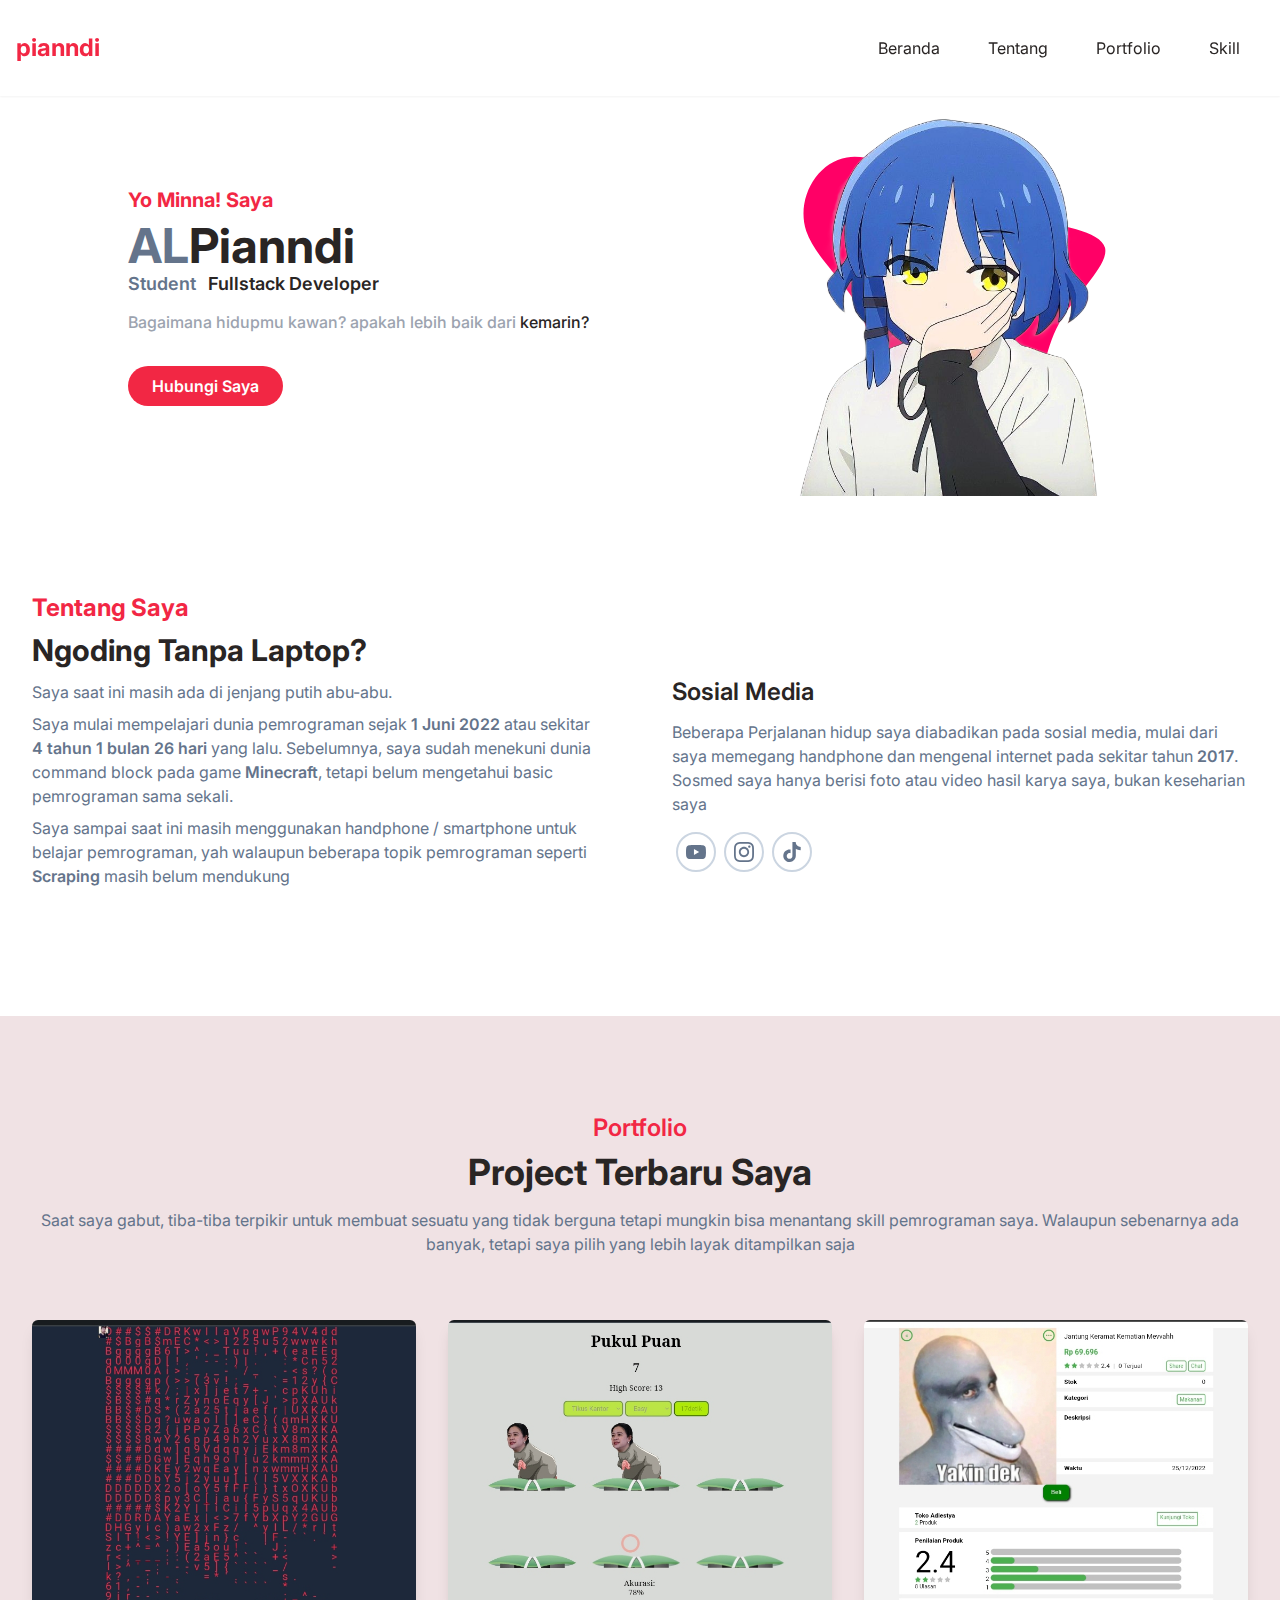
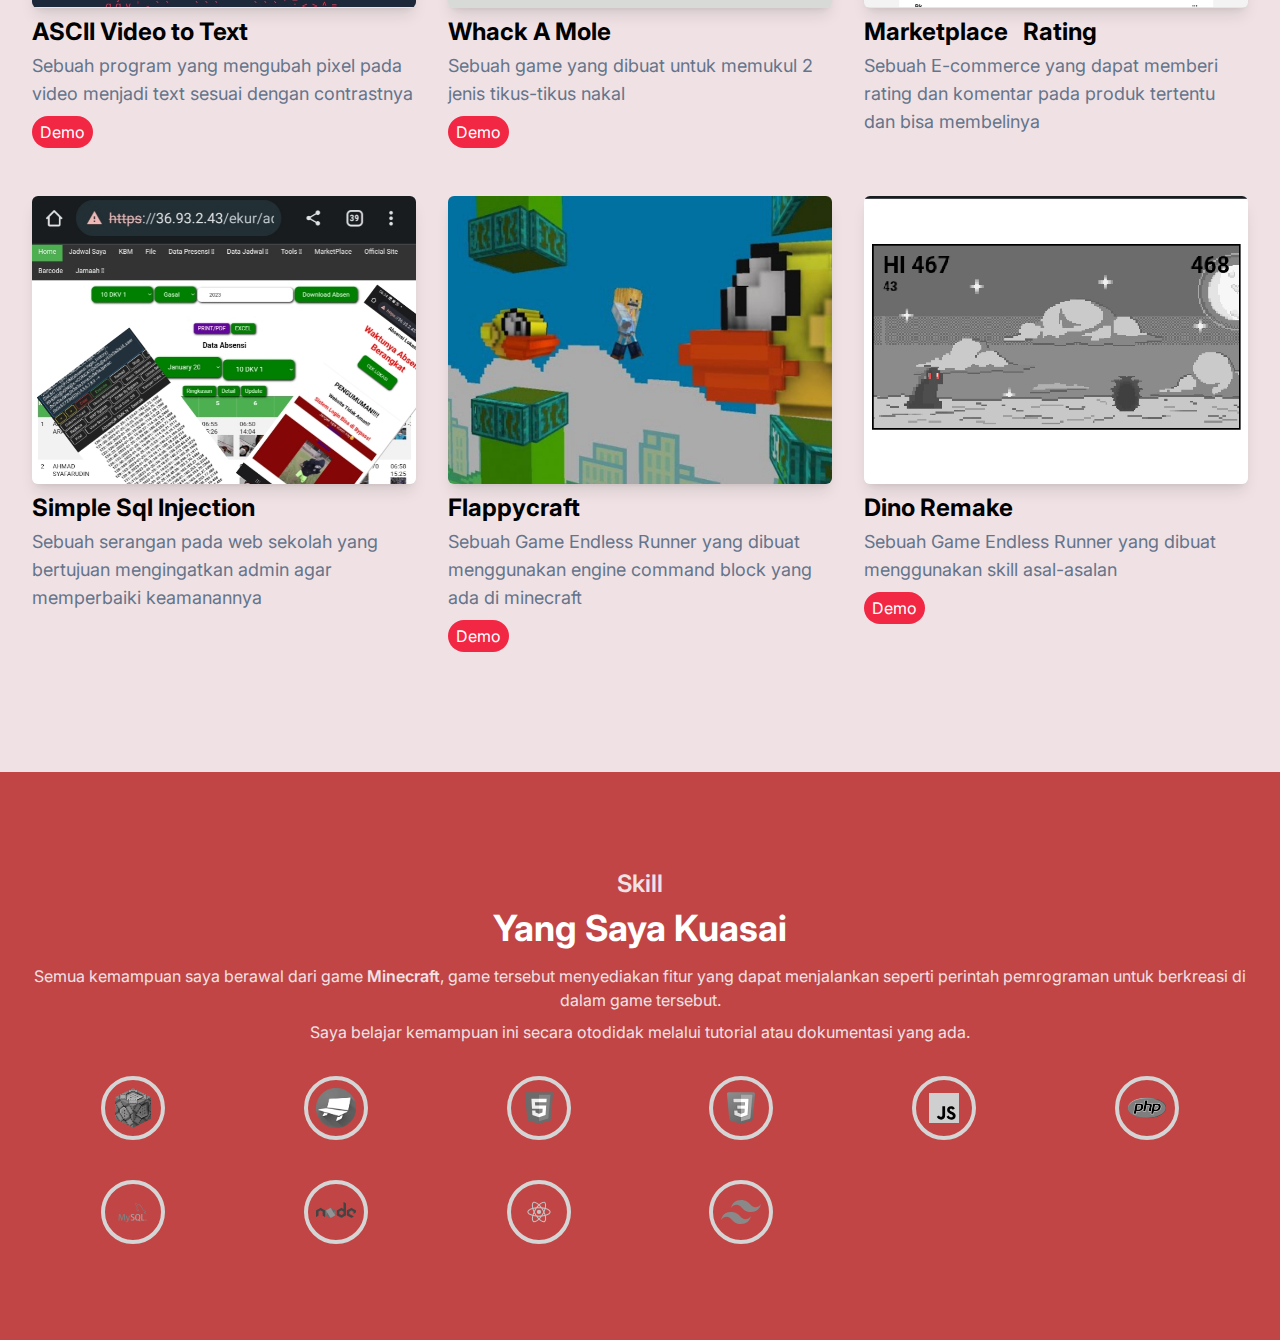
<file: index.html>
<!DOCTYPE html>
<html lang="id" class="scroll-smooth">

<head>
  <meta charset="UTF-8" />
  <link rel="shortcut icon" type="image/x-icon" href="/favicon.ico">
  <title>Portfolio Pianndi - Fullstack Developer & Programmer</title>
  <meta name="robots" content="index,follow" />
  <link rel="canonical" href="https://pianndi.github.io">
  <meta name="keywords"
    content="Pian, Pianndi, Portfolio Pianndi, Fullstack Developer, Programmer, Programmer Otodidak, Proyek Pemrograman" />
  <meta name="description"
    content="Coding tanpa Laptop?.. Pianndi adalah Seorang anak SMK yang membuat berbagai program tanpa memakai laptop. Bisa apa aja sih coding di Android?" />

  <!-- Open Graph / Facebook -->
  <meta property="og:type" content="website" />
  <meta property="og:url" content="https://pianndi.github.io" />
  <meta property="og:title" content="Portfolio Pianndi - Fullstack Developer & Programmer" />
  <meta property="og:description"
    content="Coding tanpa Laptop?.. Pianndi adalah Seorang anak SMK yang membuat berbagai program tanpa memakai laptop. Bisa apa aja sih coding di Android?" />
  <meta property="og:image" content="https://pianndi.github.io/img/meta-image.jpg?v=1" />

  <!-- Twitter -->
  <meta property="twitter:card" content="summary_large_image" />
  <meta property="twitter:url" content="https://pianndi.github.io" />
  <meta property="twitter:title" content="Portfolio Pianndi - Fullstack Developer & Programmer" />
  <meta property="twitter:description"
    content="Coding tanpa Laptop?.. Pianndi adalah Seorang anak SMK yang membuat berbagai program tanpa memakai laptop. Bisa apa aja sih coding di Android?" />
  <meta property="twitter:image" content="https://pianndi.github.io/img/meta-image.jpg?v=1" />
  <meta name="viewport" content="width=device-width, initial-scale=1.0" />
  <link rel="stylesheet" href="styles.css?v=1.0" type="text/css" media="all" />
</head>

<body>
  <!-- Navbar -->
  <header class="w-full fixed top-0 left-0 px-4 py-3 z-[9999] bg-white bg-opacity-75 backdrop-blur-sm shadow-sm">
    <nav class="container mx-auto">
      <div class="flex justify-between items-center">
        <div>
          <a href="#" class="text-2xl font-bold text-primary"> pianndi </a>
        </div>
        <div class="relative z-10">
          <label class="group flex flex-col place-content-between w-8 h-7 cursor-pointer lg:hidden" for="hamburger">
            <input class="peer hidden" type="checkbox" name="hamburger" id="hamburger" />
            <span
              class="w-full h-1 bg-primary group-hover:bg-opacity-75 transition duration-300 ease-in-out origin-bottom-right peer-checked:-rotate-45"></span>
            <span
              class="w-full h-1 bg-primary group-hover:bg-opacity-75 transition duration-300 ease-in-out origin-right peer-checked:scale-0"></span>
            <span
              class="w-full h-1 bg-primary group-hover:bg-opacity-75 transition duration-300 ease-in-out origin-top-right peer-checked:rotate-45"></span>
          </label>
          <div id="listnavlink"
            class="absolute shadow-lg right-3 top-8 rounded-md overflow-hidden w-48 text-dark flex-col bg-white divide-y-2 divide-gray-100 lg:static lg:flex lg:flex-row lg:w-full lg:divide-none lg:shadow-none lg:bg-opacity-0 hidden">
            <div id="wdw" class="fixed top-0 left-0 w-screen h-screen opacity-0 -z-10 lg:hidden"></div>
            <a class="block px-3 py-1 hover:text-primary lg:p-6" href="#home">
              Beranda
            </a>

            <a class="block px-3 py-1 hover:text-primary lg:p-6" href="#about">
              Tentang
            </a>
            <a class="block px-3 py-1 hover:text-primary lg:p-6" href="#portfolio">
              Portfolio
            </a>
            <a class="block px-3 py-1 hover:text-primary lg:p-6" href="#skill">
              Skill
            </a>
          </div>
        </div>
      </div>
    </nav>
  </header>
  <!-- End Of Navbar -->

  <!-- Home -->
  <section id="home" class="pt-24">
    <div class="container mx-auto">
      <div class="flex flex-wrap justify-center">
        <div class="self-center w-full px-8 md:w-1/2">
          <h1 class="leading-4 text-lg xl:text-xl font-bold text-primary">
            Yo Minna! Saya
            <span class="block text-4xl text-dark mt-2 xl:text-5xl">
              <span class="text-secondary">AL</span>Pianndi
            </span>
          </h1>
          <h2 class="text-md xl:text-lg font-semibold text-secondary mb-3">
            Student &nbsp; <span class="text-dark">Fullstack Developer</span>
          </h2>
          <p class="text-base xl:text-md font-medium text-gray-400">
            Bagaimana hidupmu kawan? apakah lebih baik dari
            <span class="text-dark"> kemarin?</span>
          </p>
          <a href="https://t.me/alphiandiwastaken"
            class="bg-primary text-white px-6 py-2 rounded-full mt-8 inline-block font-semibold hover:opacity-90 hover:shadow-lg active:opacity-80 transition-all ease-in-out duration-200">
            Hubungi Saya
          </a>
        </div>
        <div class="self-center w-full px-8 pt-4 relative md:w-1/2 md:right-0 lg:max-w-sm xl:max-w-md overflow-hidden">
          <img src="img/ryo.png?v=1" alt="Profile" class="max-w-full" />
          <div
            class="max-w-full max-h-full absolute bottom-1/2 right-1/2 translate-x-1/2 translate-y-1/2 -z-10 scale-[230%]">
            <img width="400" height="400" src="img/blob.svg?v=1" alt="blob" class="max-w-full animate-spin-slow" />
          </div>
        </div>
      </div>
    </div>
  </section>
  <!-- End of Home -->

  <!-- About -->
  <section id="about" class="py-20 lg:py-24">
    <div class="container mx-auto">
      <div class="flex flex-wrap justify-center">
        <div class="w-full px-4 lg:px-8">
          <h3 class="text-2xl text-primary font-bold mb-2">Tentang Saya</h3>
        </div>
        <div class="self center w-full mb-6 lg:w-1/2 px-4 lg:px-8">
          <h2 class="text-3xl font-bold text-dark mb-3">
            Ngoding Tanpa Laptop?
          </h2>
          <p class="text-secondary mb-2">
            Saya saat ini masih ada di jenjang putih abu-abu.
          </p>
          <p class="text-secondary mb-2">
            Saya mulai mempelajari dunia pemrograman sejak
            <b id="date" style="text-wrap: nowrap;">1 Juni 2022</b> atau sekitar
            <b id="umurPertamaNgoding" style="text-wrap: nowrap;"></b> yang lalu. Sebelumnya, saya sudah
            menekuni dunia command block pada game <b>Minecraft</b>, tetapi
            belum mengetahui basic pemrograman sama sekali.
          </p>
          <p class="text-secondary mb-2">
            Saya sampai saat ini masih menggunakan handphone / smartphone
            untuk belajar pemrograman, yah walaupun beberapa topik pemrograman
            seperti <b>Scraping</b> masih belum mendukung
          </p>
        </div>
        <div class="self-center w-full lg:w-1/2 px-4 lg:px-8">
          <h3 class="text-2xl font-semibold text-dark mb-3">Sosial Media</h3>
          <p class="text-secondary mb-3">
            Beberapa Perjalanan hidup saya diabadikan pada sosial media, mulai
            dari saya memegang handphone dan mengenal internet pada sekitar
            tahun <b>2017</b>. Sosmed saya hanya berisi foto atau video hasil
            karya saya, bukan keseharian saya
          </p>
          <div class="flex items-center p-1 gap-2">
            <a class="w-10 h-10 p-2 border-2 text-secondary rounded-full border-slate-300 flex justify-center items-center hover:bg-primary hover:border-primary hover:text-white transition duration-200"
              href="https://youtube.com/@pianndi">
              <svg class="w-full fill-current" role="img" viewBox="0 0 24 24" xmlns="http://www.w3.org/2000/svg"
                aria-label="YouTube">
                <title>YouTube</title>
                <path
                  d="M23.498 6.186a3.016 3.016 0 0 0-2.122-2.136C19.505 3.545 12 3.545 12 3.545s-7.505 0-9.377.505A3.017 3.017 0 0 0 .502 6.186C0 8.07 0 12 0 12s0 3.93.502 5.814a3.016 3.016 0 0 0 2.122 2.136c1.871.505 9.376.505 9.376.505s7.505 0 9.377-.505a3.015 3.015 0 0 0 2.122-2.136C24 15.93 24 12 24 12s0-3.93-.502-5.814zM9.545 15.568V8.432L15.818 12l-6.273 3.568z" />
              </svg>
            </a>
            <a class="w-10 h-10 p-2 border-2 text-secondary rounded-full border-slate-300 flex justify-center items-center hover:bg-primary hover:border-primary hover:text-white transition duration-200"
              href="https://instagram.com/pianndi">
              <svg class="w-full fill-current" role="img" viewBox="0 0 24 24" xmlns="http://www.w3.org/2000/svg"
                aria-label="Instagram">
                <title>Instagram</title>

                <path
                  d="M12 0C8.74 0 8.333.015 7.053.072 5.775.132 4.905.333 4.14.63c-.789.306-1.459.717-2.126 1.384S.935 3.35.63 4.14C.333 4.905.131 5.775.072 7.053.012 8.333 0 8.74 0 12s.015 3.667.072 4.947c.06 1.277.261 2.148.558 2.913.306.788.717 1.459 1.384 2.126.667.666 1.336 1.079 2.126 1.384.766.296 1.636.499 2.913.558C8.333 23.988 8.74 24 12 24s3.667-.015 4.947-.072c1.277-.06 2.148-.262 2.913-.558.788-.306 1.459-.718 2.126-1.384.666-.667 1.079-1.335 1.384-2.126.296-.765.499-1.636.558-2.913.06-1.28.072-1.687.072-4.947s-.015-3.667-.072-4.947c-.06-1.277-.262-2.149-.558-2.913-.306-.789-.718-1.459-1.384-2.126C21.319 1.347 20.651.935 19.86.63c-.765-.297-1.636-.499-2.913-.558C15.667.012 15.26 0 12 0zm0 2.16c3.203 0 3.585.016 4.85.071 1.17.055 1.805.249 2.227.415.562.217.96.477 1.382.896.419.42.679.819.896 1.381.164.422.36 1.057.413 2.227.057 1.266.07 1.646.07 4.85s-.015 3.585-.074 4.85c-.061 1.17-.256 1.805-.421 2.227-.224.562-.479.96-.899 1.382-.419.419-.824.679-1.38.896-.42.164-1.065.36-2.235.413-1.274.057-1.649.07-4.859.07-3.211 0-3.586-.015-4.859-.074-1.171-.061-1.816-.256-2.236-.421-.569-.224-.96-.479-1.379-.899-.421-.419-.69-.824-.9-1.38-.165-.42-.359-1.065-.42-2.235-.045-1.26-.061-1.649-.061-4.844 0-3.196.016-3.586.061-4.861.061-1.17.255-1.814.42-2.234.21-.57.479-.96.9-1.381.419-.419.81-.689 1.379-.898.42-.166 1.051-.361 2.221-.421 1.275-.045 1.65-.06 4.859-.06l.045.03zm0 3.678c-3.405 0-6.162 2.76-6.162 6.162 0 3.405 2.76 6.162 6.162 6.162 3.405 0 6.162-2.76 6.162-6.162 0-3.405-2.76-6.162-6.162-6.162zM12 16c-2.21 0-4-1.79-4-4s1.79-4 4-4 4 1.79 4 4-1.79 4-4 4zm7.846-10.405c0 .795-.646 1.44-1.44 1.44-.795 0-1.44-.646-1.44-1.44 0-.794.646-1.439 1.44-1.439.793-.001 1.44.645 1.44 1.439z" />
              </svg>
            </a>
            <a class="w-10 h-10 p-2 border-2 text-secondary rounded-full border-slate-300 flex justify-center items-center hover:bg-primary hover:border-primary hover:text-white transition duration-200"
              href="https://tiktok.com/@pianndi">
              <svg class="w-full fill-current" role="img" viewBox="0 0 24 24" xmlns="http://www.w3.org/2000/svg"
                aria-label="TikTok">
                <title>TikTok</title>
                <path
                  d="M12.525.02c1.31-.02 2.61-.01 3.91-.02.08 1.53.63 3.09 1.75 4.17 1.12 1.11 2.7 1.62 4.24 1.79v4.03c-1.44-.05-2.89-.35-4.2-.97-.57-.26-1.1-.59-1.62-.93-.01 2.92.01 5.84-.02 8.75-.08 1.4-.54 2.79-1.35 3.94-1.31 1.92-3.58 3.17-5.91 3.21-1.43.08-2.86-.31-4.08-1.03-2.02-1.19-3.44-3.37-3.65-5.71-.02-.5-.03-1-.01-1.49.18-1.9 1.12-3.72 2.58-4.96 1.66-1.44 3.98-2.13 6.15-1.72.02 1.48-.04 2.96-.04 4.44-.99-.32-2.15-.23-3.02.37-.63.41-1.11 1.04-1.36 1.75-.21.51-.15 1.07-.14 1.61.24 1.64 1.82 3.02 3.5 2.87 1.12-.01 2.19-.66 2.77-1.61.19-.33.4-.67.41-1.06.1-1.79.06-3.57.07-5.36.01-4.03-.01-8.05.02-12.07z" />
              </svg>
            </a>
          </div>
        </div>
      </div>
    </div>
  </section>
  <!-- End of About -->

  <!-- Portfolio -->
  <section id="portfolio" class="py-24 bg-light">
    <div class="container mx-auto">
      <div class="text-center px-4">
        <h4 class="text-2xl font-semibold text-primary mb-2">Portfolio</h4>
        <h4 class="text-4xl font-bold mb-4 text-dark">
          Project Terbaru Saya
        </h4>
        <p class="text-base text-secondary">
          Saat saya gabut, tiba-tiba terpikir untuk membuat sesuatu yang tidak
          berguna tetapi mungkin bisa menantang skill pemrograman saya.
          Walaupun sebenarnya ada banyak, tetapi saya pilih yang lebih layak
          ditampilkan saja
        </p>
      </div>
      <div class="flex flex-wrap mt-10 px-4">
        <div class="py-6 md:w-1/2 md:px-4 xl:w-1/3">
          <div class="rounded-md shadow-lg w-full aspect-[4/3] overflow-hidden">
            <img src="img/portfolio/1.jpg?v=1" alt="ASCII Video to Text" class="w-full" />
          </div>
          <h3 class="mt-2 mb-1 font-bold text-2xl">ASCII Video to Text</h3>
          <p class="text-base text-secondary mb-2 xl:text-lg">
            Sebuah program yang mengubah pixel pada video menjadi text sesuai
            dengan contrastnya
          </p>

          <a class="inline-block bg-primary py-1 px-2 text-white rounded-full hover:shadow-lg hover:bg-red-400 transition"
            href="https://pianndi.github.io/ascii/">
            Demo
          </a>
        </div>

        <!-- -->
        <div class="py-6 md:w-1/2 md:px-4 xl:w-1/3">
          <div class="rounded-md shadow-lg w-full aspect-[4/3] overflow-hidden">
            <img src="img/portfolio/3.jpg?v=1" alt="Whack A Mole" class="w-full" />
          </div>
          <h3 class="mt-2 mb-1 font-bold text-2xl">Whack A Mole</h3>
          <p class="text-base text-secondary mb-2 xl:text-lg">
            Sebuah game yang dibuat untuk memukul 2 jenis tikus-tikus nakal
          </p>

          <a class="inline-block bg-primary py-1 px-2 text-white rounded-full hover:shadow-lg hover:bg-red-400 transition"
            href="https://pianndi.github.io/tikus/">
            Demo
          </a>
        </div>
        <!-- -->
        <div class="py-6 md:w-1/2 md:px-4 xl:w-1/3">
          <div class="rounded-md shadow-lg w-full aspect-[4/3] overflow-hidden">
            <img src="img/portfolio/2.jpg?v=1" alt="Marketplace & Rating" class="w-full" />
          </div>
          <h3 class="mt-2 mb-1 font-bold text-2xl">
            Marketplace &nbsp; Rating
          </h3>
          <p class="text-base text-secondary mb-2 xl:text-lg">
            Sebuah E-commerce yang dapat memberi rating dan komentar pada
            produk tertentu dan bisa membelinya
          </p>
        </div>
        <!-- -->
        <div class="py-6 md:w-1/2 md:px-4 xl:w-1/3">
          <div class="rounded-md shadow-lg w-full aspect-[4/3] overflow-hidden">
            <img src="img/portfolio/5.jpg?v=1" alt="Simple Sql Injection" class="w-full" />
          </div>
          <h3 class="mt-2 mb-1 font-bold text-2xl">Simple Sql Injection</h3>
          <p class="text-base text-secondary mb-2 xl:text-lg">
            Sebuah serangan pada web sekolah yang bertujuan mengingatkan admin
            agar memperbaiki keamanannya
          </p>
        </div>
        <!-- -->
        <div class="py-6 md:w-1/2 md:px-4 xl:w-1/3">
          <div class="rounded-md shadow-lg w-full aspect-[4/3] overflow-hidden">
            <img src="img/portfolio/6.jpg?v=1" alt="Flappycraft" class="w-full" />
          </div>
          <h3 class="mt-2 mb-1 font-bold text-2xl">Flappycraft</h3>
          <p class="text-base text-secondary mb-2 xl:text-lg">
            Sebuah Game Endless Runner yang dibuat menggunakan engine command
            block yang ada di minecraft
          </p>
          <a class="inline-block bg-primary py-1 px-2 text-white rounded-full hover:shadow-lg hover:bg-red-400 transition"
            href="https://youtu.be/54e636L9lFk">
            Demo
          </a>
        </div>
        <!-- -->
        <div class="py-6 md:w-1/2 md:px-4 xl:w-1/3">
          <div class="rounded-md shadow-lg w-full aspect-[4/3] overflow-hidden">
            <img src="img/portfolio/4.jpg?v=1" alt="Dino Remake" class="w-full" />
          </div>
          <h3 class="mt-2 mb-1 font-bold text-2xl">Dino Remake</h3>
          <p class="text-base text-secondary mb-2 xl:text-lg">
            Sebuah Game Endless Runner yang dibuat menggunakan skill
            asal-asalan
          </p>
          <a class="inline-block bg-primary py-1 px-2 text-white rounded-full hover:shadow-lg hover:bg-red-400 transition"
            href="https://pianndi.000webhostapp.com/dino/index.html">
            Demo
          </a>
        </div>
        <!-- -->
      </div>
    </div>
  </section>
  <!-- End of Portfolio -->
  <!-- Skill -->
  <section id="skill" class="py-24 bg-ternary">
    <div class="container mx-auto px-4">
      <div class="text-center">
        <h4 class="text-2xl font-semibold text-light mb-2">Skill</h4>
        <h4 class="text-4xl font-bold mb-4 text-white">Yang Saya Kuasai</h4>
        <p class="text-base text-light mb-2">
          Semua kemampuan saya berawal dari game <b>Minecraft</b>, game
          tersebut menyediakan fitur yang dapat menjalankan seperti perintah
          pemrograman untuk berkreasi di dalam game tersebut.
        </p>
        <p class="text-base text-light mb-2">
          Saya belajar kemampuan ini secara otodidak melalui tutorial atau
          dokumentasi yang ada.
        </p>
      </div>
      <span class="mt-8 grid grid-cols-3 gap-x-4 gap-y-10 md:grid-cols-4 md:px-6 lg:grid-cols-6">
        <div>
          <a class="aspect-square mx-auto max-w-[4rem] max-h-[4rem] flex items-center border-4 border-red-200 rounded-full p-2 text-light text-xl grayscale hover:grayscale-0 hover:border-red-300 hover:border-opacity-75 hover:bg-opacity-50 hover:p-1 hover:bg-red-300 transition-all"
            href="https://learn.microsoft.com/en-us/minecraft/creator/documents/commandblocks">
            <img class="w-full" alt="Command Block" src="img/skill/CommandBlock.png?v=1" width="4rem" height="4rem" />
          </a>
        </div>
        <div>
          <a class="aspect-square mx-auto max-w-[4rem] max-h-[4rem] flex items-center border-4 border-red-200 rounded-full p-2 text-light text-xl grayscale hover:grayscale-0 hover:border-red-300 hover:border-opacity-75 hover:bg-opacity-50 hover:p-1 hover:bg-red-300 transition-all"
            href="https://www.blockbench.net/">
            <img class="w-full" width="4rem" height="4rem" alt="blockbench"
              src="/img/skill/900px-Blockbench_icon.png?v=1" />
          </a>
        </div>
        <div>
          <a class="aspect-square mx-auto max-w-[4rem] max-h-[4rem] flex items-center border-4 border-red-200 rounded-full p-2 text-light text-xl grayscale hover:grayscale-0 hover:border-red-300 hover:border-opacity-75 hover:bg-opacity-50 hover:p-1 hover:bg-red-300 transition-all"
            href="https://developer.mozilla.org/en-US/docs/Web/HTML">
            <img class="w-full" width="4rem" height="4rem" alt="Html" src="img/skill/icons8-html.svg?v=1" />
          </a>
        </div>
        <div>
          <a class="aspect-square mx-auto max-w-[4rem] max-h-[4rem] flex items-center border-4 border-red-200 rounded-full p-2 text-light text-xl grayscale hover:grayscale-0 hover:border-red-300 hover:border-opacity-75 hover:bg-opacity-50 hover:p-1 hover:bg-red-300 transition-all"
            href="https://developer.mozilla.org/en-US/docs/Web/CSS">
            <img class="w-full" width="4rem" height="4rem" alt="CSS" src="img/skill/icons8-css.svg?v=1" />
          </a>
        </div>
        <div>
          <a class="aspect-square mx-auto max-w-[4rem] max-h-[4rem] flex items-center border-4 border-red-200 rounded-full p-2 text-light text-xl grayscale hover:grayscale-0 hover:border-red-300 hover:border-opacity-75 hover:bg-opacity-50 hover:p-1 hover:bg-red-300 transition-all"
            href="https://developer.mozilla.org/en-US/docs/Web/JavaScript">
            <img class="w-full" width="4rem" height="4rem" alt="JavaScript" src="img/skill/icons8-javascript.svg?v=1" />
          </a>
        </div>
        <div>
          <a class="aspect-square mx-auto max-w-[4rem] max-h-[4rem] flex items-center border-4 border-red-200 rounded-full p-2 text-light text-xl grayscale hover:grayscale-0 hover:border-red-300 hover:border-opacity-75 hover:bg-opacity-50 hover:p-1 hover:bg-red-300 transition-all"
            href="https://www.php.net/">
            <img class="w-full" width="4rem" height="4rem" alt="PHP" src="img/skill/PHP-logo.svg?v=1" />
          </a>
        </div>
        <div>
          <a class="aspect-square mx-auto max-w-[4rem] max-h-[4rem] flex items-center border-4 border-red-200 rounded-full p-2 text-light text-xl grayscale hover:grayscale-0 hover:border-red-300 hover:border-opacity-75 hover:bg-opacity-50 hover:p-1 hover:bg-red-300 transition-all"
            href="https://www.mysql.com/">
            <img class="w-full" width="4rem" height="4rem" alt="Mysql" src="img/skill/mysql-logo-svgrepo-com.svg?v=1" />
          </a>
        </div>
        <div>
          <a class="aspect-square mx-auto max-w-[4rem] max-h-[4rem] flex items-center border-4 border-red-200 rounded-full p-2 text-light text-xl grayscale hover:grayscale-0 hover:border-red-300 hover:border-opacity-75 hover:bg-opacity-50 hover:p-1 hover:bg-red-300 transition-all"
            href="https://nodejs.org/">
            <img class="w-full" width="4rem" height="4rem" alt="Node js" src="img/skill/icons8-nodejs.svg?v=1" />
          </a>
        </div>
        <div>
          <a class="aspect-square mx-auto max-w-[4rem] max-h-[4rem] flex items-center border-4 border-red-200 rounded-full p-2 text-light text-xl grayscale hover:grayscale-0 hover:border-red-300 hover:border-opacity-75 hover:bg-opacity-50 hover:p-1 hover:bg-red-300 transition-all"
            href="https://react.dev/">
            <img class="w-full" width="4rem" height="4rem" alt="React" src="img/skill/logo.svg?v=1" />
          </a>
        </div>
        <div>
          <a class="aspect-square mx-auto max-w-[4rem] max-h-[4rem] flex items-center border-4 border-red-200 rounded-full p-2 text-light text-xl grayscale hover:grayscale-0 hover:border-red-300 hover:border-opacity-75 hover:bg-opacity-50 hover:p-1 hover:bg-red-300 transition-all"
            href="https://tailwindcss.com/">
            <img class="w-full" width="4rem" height="4rem" alt="Tailwind CSS"
              src="img/skill/icons8-tailwindcss.svg?v=1" />
          </a>
        </div>
      </span>
    </div>
  </section>
  <!-- End of Skill -->
  <script src="script.js?v=1.0" type="text/javascript" charset="utf-8"></script>
  <!-- Google Tag Manager (noscript) -->
  <noscript><iframe src="https://www.googletagmanager.com/ns.html?id=GTM-T3SDJGSB" height="0" width="0"
      style="display:none;visibility:hidden"></iframe></noscript>
  <!-- End Google Tag Manager (noscript) -->
</body>

</html>
</file>
<file: styles.css>
@import "https://fonts.googleapis.com/css2?family=Inter:wght@300;400;500;600;700;800&display=swap";
*,
:before,
:after {
  box-sizing: border-box;
  border-width: 0;
  border-style: solid;
  border-color: #e5e7eb;
}
:before,
:after {
  --tw-content: "";
}
html {
  line-height: 1.5;
  -webkit-text-size-adjust: 100%;
  -moz-tab-size: 4;
  -o-tab-size: 4;
  tab-size: 4;
  font-family: ui-sans-serif, system-ui, -apple-system, BlinkMacSystemFont,
    Segoe UI, Roboto, Helvetica Neue, Arial, Noto Sans, sans-serif,
    "Apple Color Emoji", "Segoe UI Emoji", Segoe UI Symbol, "Noto Color Emoji";
  font-feature-settings: normal;
  font-variation-settings: normal;
}
body {
  margin: 0;
  line-height: inherit;
}
hr {
  height: 0;
  color: inherit;
  border-top-width: 1px;
}
abbr:where([title]) {
  -webkit-text-decoration: underline dotted;
  text-decoration: underline dotted;
}
h1,
h2,
h3,
h4,
h5,
h6 {
  font-size: inherit;
  font-weight: inherit;
}
a {
  color: inherit;
  text-decoration: inherit;
}
b,
strong {
  font-weight: bolder;
}
code,
kbd,
samp,
pre {
  font-family: ui-monospace, SFMono-Regular, Menlo, Monaco, Consolas,
    Liberation Mono, Courier New, monospace;
  font-size: 1em;
}
small {
  font-size: 80%;
}
sub,
sup {
  font-size: 75%;
  line-height: 0;
  position: relative;
  vertical-align: baseline;
}
sub {
  bottom: -0.25em;
}
sup {
  top: -0.5em;
}
table {
  text-indent: 0;
  border-color: inherit;
  border-collapse: collapse;
}
button,
input,
optgroup,
select,
textarea {
  font-family: inherit;
  font-feature-settings: inherit;
  font-variation-settings: inherit;
  font-size: 100%;
  font-weight: inherit;
  line-height: inherit;
  color: inherit;
  margin: 0;
  padding: 0;
}
button,
select {
  text-transform: none;
}
button,
[type="button"],
[type="reset"],
[type="submit"] {
  -webkit-appearance: button;
  background-color: transparent;
  background-image: none;
}
:-moz-focusring {
  outline: auto;
}
:-moz-ui-invalid {
  box-shadow: none;
}
progress {
  vertical-align: baseline;
}
::-webkit-inner-spin-button,
::-webkit-outer-spin-button {
  height: auto;
}
[type="search"] {
  -webkit-appearance: textfield;
  outline-offset: -2px;
}
::-webkit-search-decoration {
  -webkit-appearance: none;
}
::-webkit-file-upload-button {
  -webkit-appearance: button;
  font: inherit;
}
summary {
  display: list-item;
}
blockquote,
dl,
dd,
h1,
h2,
h3,
h4,
h5,
h6,
hr,
figure,
p,
pre {
  margin: 0;
}
fieldset {
  margin: 0;
  padding: 0;
}
legend {
  padding: 0;
}
ol,
ul,
menu {
  list-style: none;
  margin: 0;
  padding: 0;
}
dialog {
  padding: 0;
}
textarea {
  resize: vertical;
}
input::-moz-placeholder,
textarea::-moz-placeholder {
  opacity: 1;
  color: #9ca3af;
}
input::placeholder,
textarea::placeholder {
  opacity: 1;
  color: #9ca3af;
}
button,
[role="button"] {
  cursor: pointer;
}
:disabled {
  cursor: default;
}
img,
svg,
video,
canvas,
audio,
iframe,
embed,
object {
  display: block;
  vertical-align: middle;
}
img,
video {
  max-width: 100%;
  height: auto;
}
[hidden] {
  display: none;
}
b {
  font-weight: 600;
}
* {
  font-family: "Inter", Sans-Serif;
}
*,
:before,
:after {
  --tw-border-spacing-x: 0;
  --tw-border-spacing-y: 0;
  --tw-translate-x: 0;
  --tw-translate-y: 0;
  --tw-rotate: 0;
  --tw-skew-x: 0;
  --tw-skew-y: 0;
  --tw-scale-x: 1;
  --tw-scale-y: 1;
  --tw-pan-x: ;
  --tw-pan-y: ;
  --tw-pinch-zoom: ;
  --tw-scroll-snap-strictness: proximity;
  --tw-gradient-from-position: ;
  --tw-gradient-via-position: ;
  --tw-gradient-to-position: ;
  --tw-ordinal: ;
  --tw-slashed-zero: ;
  --tw-numeric-figure: ;
  --tw-numeric-spacing: ;
  --tw-numeric-fraction: ;
  --tw-ring-inset: ;
  --tw-ring-offset-width: 0px;
  --tw-ring-offset-color: #fff;
  --tw-ring-color: rgb(59 130 246 / 0.5);
  --tw-ring-offset-shadow: 0 0 #0000;
  --tw-ring-shadow: 0 0 #0000;
  --tw-shadow: 0 0 #0000;
  --tw-shadow-colored: 0 0 #0000;
  --tw-blur: ;
  --tw-brightness: ;
  --tw-contrast: ;
  --tw-grayscale: ;
  --tw-hue-rotate: ;
  --tw-invert: ;
  --tw-saturate: ;
  --tw-sepia: ;
  --tw-drop-shadow: ;
  --tw-backdrop-blur: ;
  --tw-backdrop-brightness: ;
  --tw-backdrop-contrast: ;
  --tw-backdrop-grayscale: ;
  --tw-backdrop-hue-rotate: ;
  --tw-backdrop-invert: ;
  --tw-backdrop-opacity: ;
  --tw-backdrop-saturate: ;
  --tw-backdrop-sepia: ;
}
::backdrop {
  --tw-border-spacing-x: 0;
  --tw-border-spacing-y: 0;
  --tw-translate-x: 0;
  --tw-translate-y: 0;
  --tw-rotate: 0;
  --tw-skew-x: 0;
  --tw-skew-y: 0;
  --tw-scale-x: 1;
  --tw-scale-y: 1;
  --tw-pan-x: ;
  --tw-pan-y: ;
  --tw-pinch-zoom: ;
  --tw-scroll-snap-strictness: proximity;
  --tw-gradient-from-position: ;
  --tw-gradient-via-position: ;
  --tw-gradient-to-position: ;
  --tw-ordinal: ;
  --tw-slashed-zero: ;
  --tw-numeric-figure: ;
  --tw-numeric-spacing: ;
  --tw-numeric-fraction: ;
  --tw-ring-inset: ;
  --tw-ring-offset-width: 0px;
  --tw-ring-offset-color: #fff;
  --tw-ring-color: rgb(59 130 246 / 0.5);
  --tw-ring-offset-shadow: 0 0 #0000;
  --tw-ring-shadow: 0 0 #0000;
  --tw-shadow: 0 0 #0000;
  --tw-shadow-colored: 0 0 #0000;
  --tw-blur: ;
  --tw-brightness: ;
  --tw-contrast: ;
  --tw-grayscale: ;
  --tw-hue-rotate: ;
  --tw-invert: ;
  --tw-saturate: ;
  --tw-sepia: ;
  --tw-drop-shadow: ;
  --tw-backdrop-blur: ;
  --tw-backdrop-brightness: ;
  --tw-backdrop-contrast: ;
  --tw-backdrop-grayscale: ;
  --tw-backdrop-hue-rotate: ;
  --tw-backdrop-invert: ;
  --tw-backdrop-opacity: ;
  --tw-backdrop-saturate: ;
  --tw-backdrop-sepia: ;
}
.container {
  width: 100%;
}
@media (min-width: 640px) {
  .container {
    max-width: 640px;
  }
}
@media (min-width: 768px) {
  .container {
    max-width: 768px;
  }
}
@media (min-width: 1024px) {
  .container {
    max-width: 1024px;
  }
}
@media (min-width: 1280px) {
  .container {
    max-width: 1280px;
  }
}
@media (min-width: 1536px) {
  .container {
    max-width: 1536px;
  }
}
.fixed {
  position: fixed;
}
.absolute {
  position: absolute;
}
.relative {
  position: relative;
}
.bottom-1\/2 {
  bottom: 50%;
}
.left-0 {
  left: 0px;
}
.right-1\/2 {
  right: 50%;
}
.right-3 {
  right: 0.75rem;
}
.top-0 {
  top: 0px;
}
.top-8 {
  top: 2rem;
}
.-z-10 {
  z-index: -10;
}
.z-10 {
  z-index: 10;
}
.z-\[9999\] {
  z-index: 9999;
}
.mx-auto {
  margin-left: auto;
  margin-right: auto;
}
.mb-1 {
  margin-bottom: 0.25rem;
}
.mb-2 {
  margin-bottom: 0.5rem;
}
.mb-3 {
  margin-bottom: 0.75rem;
}
.mb-4 {
  margin-bottom: 1rem;
}
.mb-6 {
  margin-bottom: 1.5rem;
}
.ml-1 {
  margin-left: 0.25rem;
}
.mt-10 {
  margin-top: 2.5rem;
}
.mt-2 {
  margin-top: 0.5rem;
}
.mt-8 {
  margin-top: 2rem;
}
.block {
  display: block;
}
.inline-block {
  display: inline-block;
}
.flex {
  display: flex;
}
.inline-flex {
  display: inline-flex;
}
.grid {
  display: grid;
}
.hidden {
  display: none;
}
.aspect-\[4\/3\] {
  aspect-ratio: 4/3;
}
.aspect-square {
  aspect-ratio: 1 / 1;
}
.h-1 {
  height: 0.25rem;
}
.h-10 {
  height: 2.5rem;
}
.h-4 {
  height: 1rem;
}
.h-6 {
  height: 1.5rem;
}
.h-7 {
  height: 1.75rem;
}
.h-screen {
  height: 100vh;
}
.max-h-\[4rem\] {
  max-height: 4rem;
}
.max-h-full {
  max-height: 100%;
}
.w-10 {
  width: 2.5rem;
}
.w-48 {
  width: 12rem;
}
.w-6 {
  width: 1.5rem;
}
.w-8 {
  width: 2rem;
}
.w-9 {
  width: 2.25rem;
}
.w-full {
  width: 100%;
}
.w-screen {
  width: 100vw;
}
.max-w-\[4rem\] {
  max-width: 4rem;
}
.max-w-full {
  max-width: 100%;
}
.origin-bottom-right {
  transform-origin: bottom right;
}
.origin-right {
  transform-origin: right;
}
.origin-top-right {
  transform-origin: top right;
}
.translate-x-1\/2 {
  --tw-translate-x: 50%;
  transform: translate(var(--tw-translate-x), var(--tw-translate-y))
    rotate(var(--tw-rotate)) skew(var(--tw-skew-x)) skewY(var(--tw-skew-y))
    scaleX(var(--tw-scale-x)) scaleY(var(--tw-scale-y));
}
.translate-y-1\/2 {
  --tw-translate-y: 50%;
  transform: translate(var(--tw-translate-x), var(--tw-translate-y))
    rotate(var(--tw-rotate)) skew(var(--tw-skew-x)) skewY(var(--tw-skew-y))
    scaleX(var(--tw-scale-x)) scaleY(var(--tw-scale-y));
}
.scale-\[230\%\] {
  --tw-scale-x: 230%;
  --tw-scale-y: 230%;
  transform: translate(var(--tw-translate-x), var(--tw-translate-y))
    rotate(var(--tw-rotate)) skew(var(--tw-skew-x)) skewY(var(--tw-skew-y))
    scaleX(var(--tw-scale-x)) scaleY(var(--tw-scale-y));
}
@keyframes spin {
  to {
    transform: rotate(360deg);
  }
}
.animate-spin-slow {
  animation: spin 4s linear infinite;
}
.cursor-pointer {
  cursor: pointer;
}
.grid-cols-3 {
  grid-template-columns: repeat(3, minmax(0, 1fr));
}
.flex-col {
  flex-direction: column;
}
.flex-wrap {
  flex-wrap: wrap;
}
.place-content-between {
  place-content: space-between;
}
.items-center {
  align-items: center;
}
.justify-center {
  justify-content: center;
}
.justify-between {
  justify-content: space-between;
}
.gap-2 {
  gap: 0.5rem;
}
.gap-x-4 {
  -moz-column-gap: 1rem;
  column-gap: 1rem;
}
.gap-y-10 {
  row-gap: 2.5rem;
}
.divide-y-2 > :not([hidden]) ~ :not([hidden]) {
  --tw-divide-y-reverse: 0;
  border-top-width: calc(2px * calc(1 - var(--tw-divide-y-reverse)));
  border-bottom-width: calc(2px * var(--tw-divide-y-reverse));
}
.divide-gray-100 > :not([hidden]) ~ :not([hidden]) {
  --tw-divide-opacity: 1;
  border-color: rgb(243 244 246 / var(--tw-divide-opacity));
}
.self-center {
  align-self: center;
}
.overflow-hidden {
  overflow: hidden;
}
.scroll-smooth {
  scroll-behavior: smooth;
}
.rounded-full {
  border-radius: 9999px;
}
.rounded-md {
  border-radius: 0.375rem;
}
.border-2 {
  border-width: 2px;
}
.border-4 {
  border-width: 4px;
}
.border-red-200 {
  --tw-border-opacity: 1;
  border-color: rgb(254 202 202 / var(--tw-border-opacity));
}
.border-slate-300 {
  --tw-border-opacity: 1;
  border-color: rgb(203 213 225 / var(--tw-border-opacity));
}
.bg-dark {
  --tw-bg-opacity: 1;
  background-color: rgb(41 37 36 / var(--tw-bg-opacity));
}
.bg-light {
  --tw-bg-opacity: 1;
  background-color: rgb(240 226 228 / var(--tw-bg-opacity));
}
.bg-primary {
  --tw-bg-opacity: 1;
  background-color: rgb(242 39 68 / var(--tw-bg-opacity));
}
.bg-secondary {
  --tw-bg-opacity: 1;
  background-color: rgb(100 116 139 / var(--tw-bg-opacity));
}
.bg-ternary {
  --tw-bg-opacity: 1;
  background-color: rgb(193 69 69 / var(--tw-bg-opacity));
}
.bg-white {
  --tw-bg-opacity: 1;
  background-color: rgb(255 255 255 / var(--tw-bg-opacity));
}
.bg-opacity-75 {
  --tw-bg-opacity: 0.75;
}
.fill-current {
  fill: currentColor;
}
.p-1 {
  padding: 0.25rem;
}
.p-2 {
  padding: 0.5rem;
}
.px-2 {
  padding-left: 0.5rem;
  padding-right: 0.5rem;
}
.px-3 {
  padding-left: 0.75rem;
  padding-right: 0.75rem;
}
.px-4 {
  padding-left: 1rem;
  padding-right: 1rem;
}
.px-6 {
  padding-left: 1.5rem;
  padding-right: 1.5rem;
}
.px-8 {
  padding-left: 2rem;
  padding-right: 2rem;
}
.py-1 {
  padding-top: 0.25rem;
  padding-bottom: 0.25rem;
}
.py-2 {
  padding-top: 0.5rem;
  padding-bottom: 0.5rem;
}
.py-20 {
  padding-top: 5rem;
  padding-bottom: 5rem;
}
.py-24 {
  padding-top: 6rem;
  padding-bottom: 6rem;
}
.py-3 {
  padding-top: 0.75rem;
  padding-bottom: 0.75rem;
}
.py-6 {
  padding-top: 1.5rem;
  padding-bottom: 1.5rem;
}
.pt-24 {
  padding-top: 6rem;
}
.pt-4 {
  padding-top: 1rem;
}
.text-center {
  text-align: center;
}
.font-primary {
  font-family: Oxygen;
}
.text-2xl {
  font-size: 1.5rem;
  line-height: 2rem;
}
.text-3xl {
  font-size: 1.875rem;
  line-height: 2.25rem;
}
.text-4xl {
  font-size: 2.25rem;
  line-height: 2.5rem;
}
.text-base {
  font-size: 1rem;
  line-height: 1.5rem;
}
.text-lg {
  font-size: 1.125rem;
  line-height: 1.75rem;
}
.text-xl {
  font-size: 1.25rem;
  line-height: 1.75rem;
}
.font-bold {
  font-weight: 700;
}
.font-medium {
  font-weight: 500;
}
.font-semibold {
  font-weight: 600;
}
.leading-4 {
  line-height: 1rem;
}
.text-dark {
  --tw-text-opacity: 1;
  color: rgb(41 37 36 / var(--tw-text-opacity));
}
.text-gray-400 {
  --tw-text-opacity: 1;
  color: rgb(156 163 175 / var(--tw-text-opacity));
}
.text-light {
  --tw-text-opacity: 1;
  color: rgb(240 226 228 / var(--tw-text-opacity));
}
.text-primary {
  --tw-text-opacity: 1;
  color: rgb(242 39 68 / var(--tw-text-opacity));
}
.text-secondary {
  --tw-text-opacity: 1;
  color: rgb(100 116 139 / var(--tw-text-opacity));
}
.text-white {
  --tw-text-opacity: 1;
  color: rgb(255 255 255 / var(--tw-text-opacity));
}
.opacity-0 {
  opacity: 0;
}
.shadow-lg {
  --tw-shadow: 0 10px 15px -3px rgb(0 0 0 / 0.1),
    0 4px 6px -4px rgb(0 0 0 / 0.1);
  --tw-shadow-colored: 0 10px 15px -3px var(--tw-shadow-color),
    0 4px 6px -4px var(--tw-shadow-color);
  box-shadow: var(--tw-ring-offset-shadow, 0 0 #0000),
    var(--tw-ring-shadow, 0 0 #0000), var(--tw-shadow);
}
.shadow-sm {
  --tw-shadow: 0 1px 2px 0 rgb(0 0 0 / 0.05);
  --tw-shadow-colored: 0 1px 2px 0 var(--tw-shadow-color);
  box-shadow: var(--tw-ring-offset-shadow, 0 0 #0000),
    var(--tw-ring-shadow, 0 0 #0000), var(--tw-shadow);
}
.shadow-xl {
  --tw-shadow: 0 20px 25px -5px rgb(0 0 0 / 0.1),
    0 8px 10px -6px rgb(0 0 0 / 0.1);
  --tw-shadow-colored: 0 20px 25px -5px var(--tw-shadow-color),
    0 8px 10px -6px var(--tw-shadow-color);
  box-shadow: var(--tw-ring-offset-shadow, 0 0 #0000),
    var(--tw-ring-shadow, 0 0 #0000), var(--tw-shadow);
}
.grayscale {
  --tw-grayscale: grayscale(100%);
  filter: var(--tw-blur) var(--tw-brightness) var(--tw-contrast)
    var(--tw-grayscale) var(--tw-hue-rotate) var(--tw-invert) var(--tw-saturate)
    var(--tw-sepia) var(--tw-drop-shadow);
}
.backdrop-blur-sm {
  --tw-backdrop-blur: blur(4px);
  -webkit-backdrop-filter: var(--tw-backdrop-blur) var(--tw-backdrop-brightness)
    var(--tw-backdrop-contrast) var(--tw-backdrop-grayscale)
    var(--tw-backdrop-hue-rotate) var(--tw-backdrop-invert)
    var(--tw-backdrop-opacity) var(--tw-backdrop-saturate)
    var(--tw-backdrop-sepia);
  backdrop-filter: var(--tw-backdrop-blur) var(--tw-backdrop-brightness)
    var(--tw-backdrop-contrast) var(--tw-backdrop-grayscale)
    var(--tw-backdrop-hue-rotate) var(--tw-backdrop-invert)
    var(--tw-backdrop-opacity) var(--tw-backdrop-saturate)
    var(--tw-backdrop-sepia);
}
.transition {
  transition-property: color, background-color, border-color,
    text-decoration-color, fill, stroke, opacity, box-shadow, transform, filter,
    -webkit-backdrop-filter;
  transition-property: color, background-color, border-color,
    text-decoration-color, fill, stroke, opacity, box-shadow, transform, filter,
    backdrop-filter;
  transition-property: color, background-color, border-color,
    text-decoration-color, fill, stroke, opacity, box-shadow, transform, filter,
    backdrop-filter, -webkit-backdrop-filter;
  transition-timing-function: cubic-bezier(0.4, 0, 0.2, 1);
  transition-duration: 0.15s;
}
.transition-all {
  transition-property: all;
  transition-timing-function: cubic-bezier(0.4, 0, 0.2, 1);
  transition-duration: 0.15s;
}
.duration-200 {
  transition-duration: 0.2s;
}
.duration-300 {
  transition-duration: 0.3s;
}
.ease-in-out {
  transition-timing-function: cubic-bezier(0.4, 0, 0.2, 1);
}
.ease-out {
  transition-timing-function: cubic-bezier(0, 0, 0.2, 1);
}
.hover\:border-primary:hover {
  --tw-border-opacity: 1;
  border-color: rgb(242 39 68 / var(--tw-border-opacity));
}
.hover\:border-red-300:hover {
  --tw-border-opacity: 1;
  border-color: rgb(252 165 165 / var(--tw-border-opacity));
}
.hover\:border-opacity-75:hover {
  --tw-border-opacity: 0.75;
}
.hover\:bg-primary:hover {
  --tw-bg-opacity: 1;
  background-color: rgb(242 39 68 / var(--tw-bg-opacity));
}
.hover\:bg-red-300:hover {
  --tw-bg-opacity: 1;
  background-color: rgb(252 165 165 / var(--tw-bg-opacity));
}
.hover\:bg-red-400:hover {
  --tw-bg-opacity: 1;
  background-color: rgb(248 113 113 / var(--tw-bg-opacity));
}
.hover\:bg-opacity-50:hover {
  --tw-bg-opacity: 0.5;
}
.hover\:p-1:hover {
  padding: 0.25rem;
}
.hover\:text-primary:hover {
  --tw-text-opacity: 1;
  color: rgb(242 39 68 / var(--tw-text-opacity));
}
.hover\:text-white:hover {
  --tw-text-opacity: 1;
  color: rgb(255 255 255 / var(--tw-text-opacity));
}
.hover\:opacity-90:hover {
  opacity: 0.9;
}
.hover\:shadow-lg:hover {
  --tw-shadow: 0 10px 15px -3px rgb(0 0 0 / 0.1),
    0 4px 6px -4px rgb(0 0 0 / 0.1);
  --tw-shadow-colored: 0 10px 15px -3px var(--tw-shadow-color),
    0 4px 6px -4px var(--tw-shadow-color);
  box-shadow: var(--tw-ring-offset-shadow, 0 0 #0000),
    var(--tw-ring-shadow, 0 0 #0000), var(--tw-shadow);
}
.hover\:grayscale-0:hover {
  --tw-grayscale: grayscale(0);
  filter: var(--tw-blur) var(--tw-brightness) var(--tw-contrast)
    var(--tw-grayscale) var(--tw-hue-rotate) var(--tw-invert) var(--tw-saturate)
    var(--tw-sepia) var(--tw-drop-shadow);
}
.active\:opacity-80:active {
  opacity: 0.8;
}
.group:hover .group-hover\:bg-opacity-75 {
  --tw-bg-opacity: 0.75;
}
.peer:checked ~ .peer-checked\:translate-x-5 {
  --tw-translate-x: 1.25rem;
  transform: translate(var(--tw-translate-x), var(--tw-translate-y))
    rotate(var(--tw-rotate)) skew(var(--tw-skew-x)) skewY(var(--tw-skew-y))
    scaleX(var(--tw-scale-x)) scaleY(var(--tw-scale-y));
}
.peer:checked ~ .peer-checked\:-rotate-45 {
  --tw-rotate: -45deg;
  transform: translate(var(--tw-translate-x), var(--tw-translate-y))
    rotate(var(--tw-rotate)) skew(var(--tw-skew-x)) skewY(var(--tw-skew-y))
    scaleX(var(--tw-scale-x)) scaleY(var(--tw-scale-y));
}
.peer:checked ~ .peer-checked\:rotate-45 {
  --tw-rotate: 45deg;
  transform: translate(var(--tw-translate-x), var(--tw-translate-y))
    rotate(var(--tw-rotate)) skew(var(--tw-skew-x)) skewY(var(--tw-skew-y))
    scaleX(var(--tw-scale-x)) scaleY(var(--tw-scale-y));
}
.peer:checked ~ .peer-checked\:scale-0 {
  --tw-scale-x: 0;
  --tw-scale-y: 0;
  transform: translate(var(--tw-translate-x), var(--tw-translate-y))
    rotate(var(--tw-rotate)) skew(var(--tw-skew-x)) skewY(var(--tw-skew-y))
    scaleX(var(--tw-scale-x)) scaleY(var(--tw-scale-y));
}
.peer:checked ~ .peer-checked\:bg-light {
  --tw-bg-opacity: 1;
  background-color: rgb(240 226 228 / var(--tw-bg-opacity));
}
.peer:checked ~ .peer-checked\:bg-primary {
  --tw-bg-opacity: 1;
  background-color: rgb(242 39 68 / var(--tw-bg-opacity));
}
@media (min-width: 768px) {
  .md\:right-0 {
    right: 0px;
  }
  .md\:w-1\/2 {
    width: 50%;
  }
  .md\:grid-cols-4 {
    grid-template-columns: repeat(4, minmax(0, 1fr));
  }
  .md\:px-4 {
    padding-left: 1rem;
    padding-right: 1rem;
  }
  .md\:px-6 {
    padding-left: 1.5rem;
    padding-right: 1.5rem;
  }
}
@media (min-width: 1024px) {
  .lg\:static {
    position: static;
  }
  .lg\:flex {
    display: flex;
  }
  .lg\:hidden {
    display: none;
  }
  .lg\:w-1\/2 {
    width: 50%;
  }
  .lg\:w-full {
    width: 100%;
  }
  .lg\:max-w-sm {
    max-width: 24rem;
  }
  .lg\:grid-cols-6 {
    grid-template-columns: repeat(6, minmax(0, 1fr));
  }
  .lg\:flex-row {
    flex-direction: row;
  }
  .lg\:divide-none > :not([hidden]) ~ :not([hidden]) {
    border-style: none;
  }
  .lg\:bg-opacity-0 {
    --tw-bg-opacity: 0;
  }
  .lg\:p-6 {
    padding: 1.5rem;
  }
  .lg\:px-8 {
    padding-left: 2rem;
    padding-right: 2rem;
  }
  .lg\:py-24 {
    padding-top: 6rem;
    padding-bottom: 6rem;
  }
  .lg\:shadow-none {
    --tw-shadow: 0 0 #0000;
    --tw-shadow-colored: 0 0 #0000;
    box-shadow: var(--tw-ring-offset-shadow, 0 0 #0000),
      var(--tw-ring-shadow, 0 0 #0000), var(--tw-shadow);
  }
}
@media (min-width: 1280px) {
  .xl\:w-1\/3 {
    width: 33.333333%;
  }
  .xl\:max-w-md {
    max-width: 28rem;
  }
  .xl\:text-5xl {
    font-size: 3rem;
    line-height: 1;
  }
  .xl\:text-lg {
    font-size: 1.125rem;
    line-height: 1.75rem;
  }
  .xl\:text-xl {
    font-size: 1.25rem;
    line-height: 1.75rem;
  }
}
</file>
